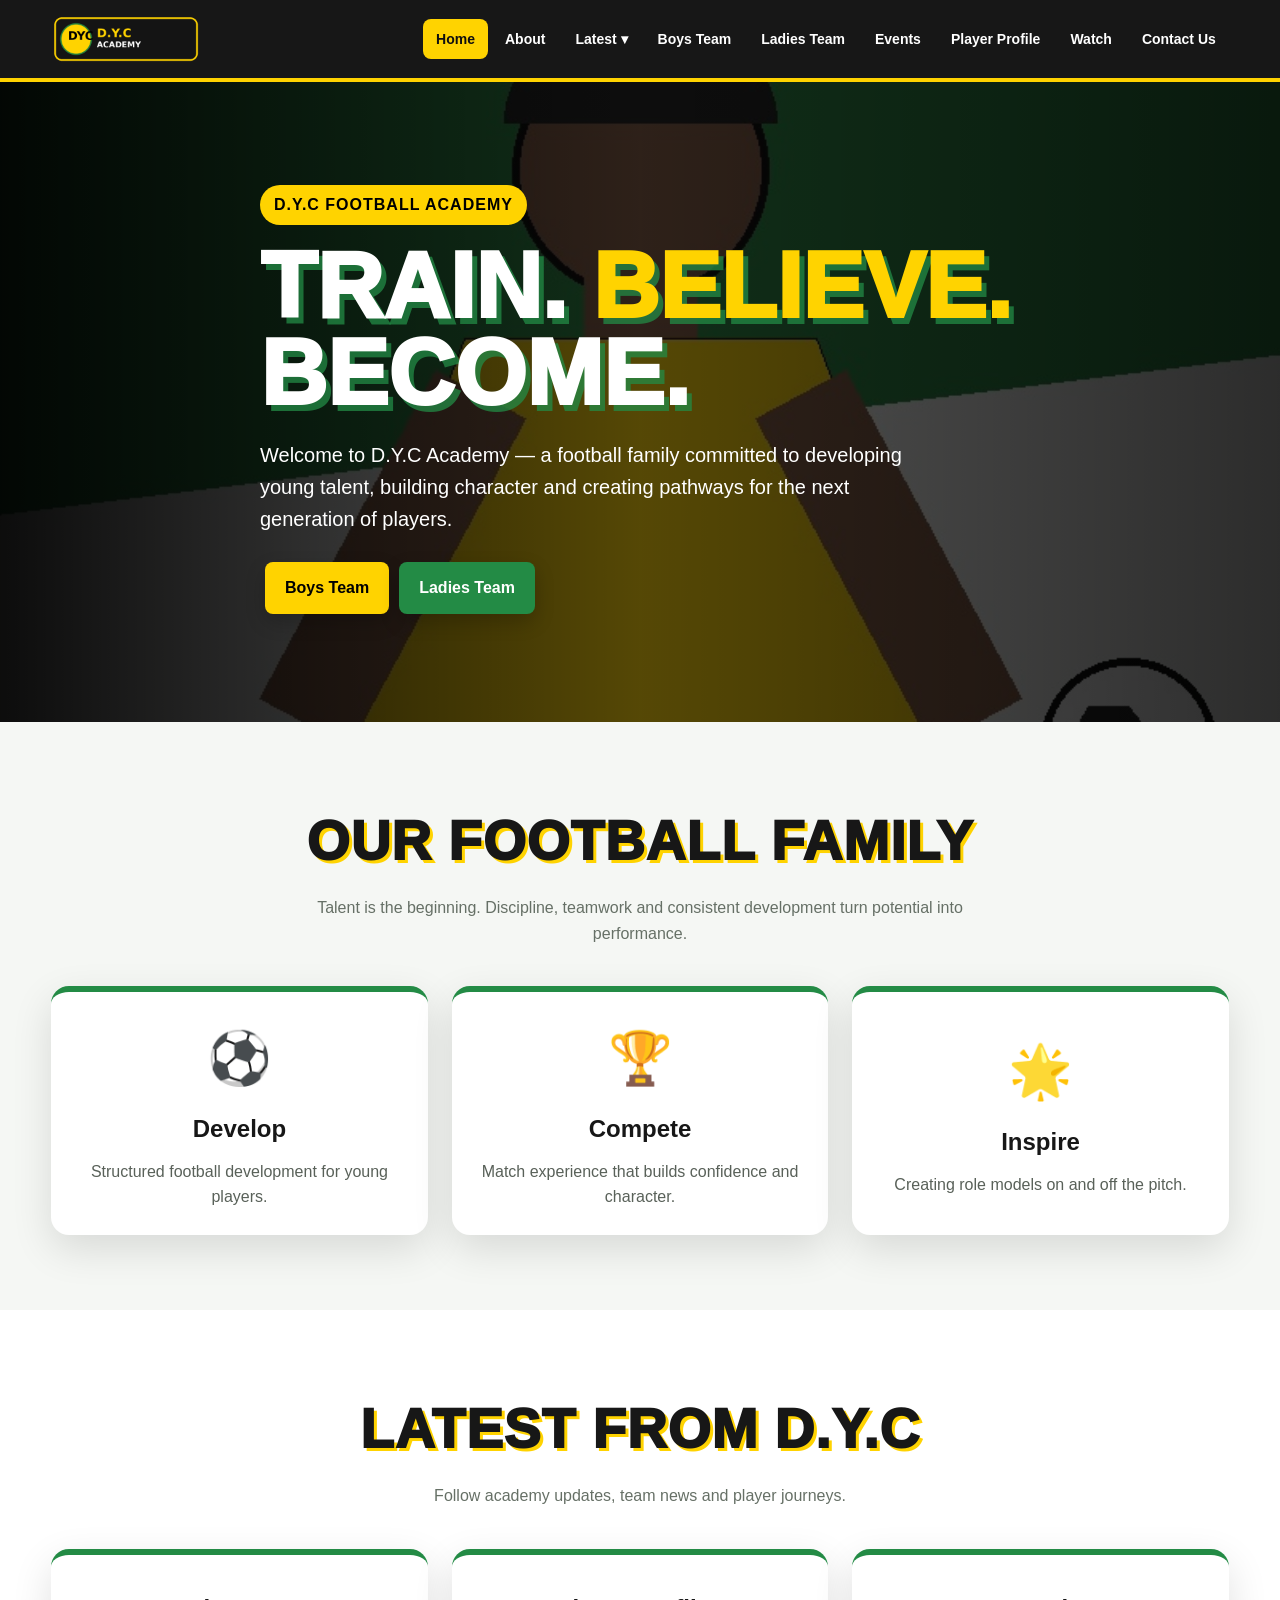
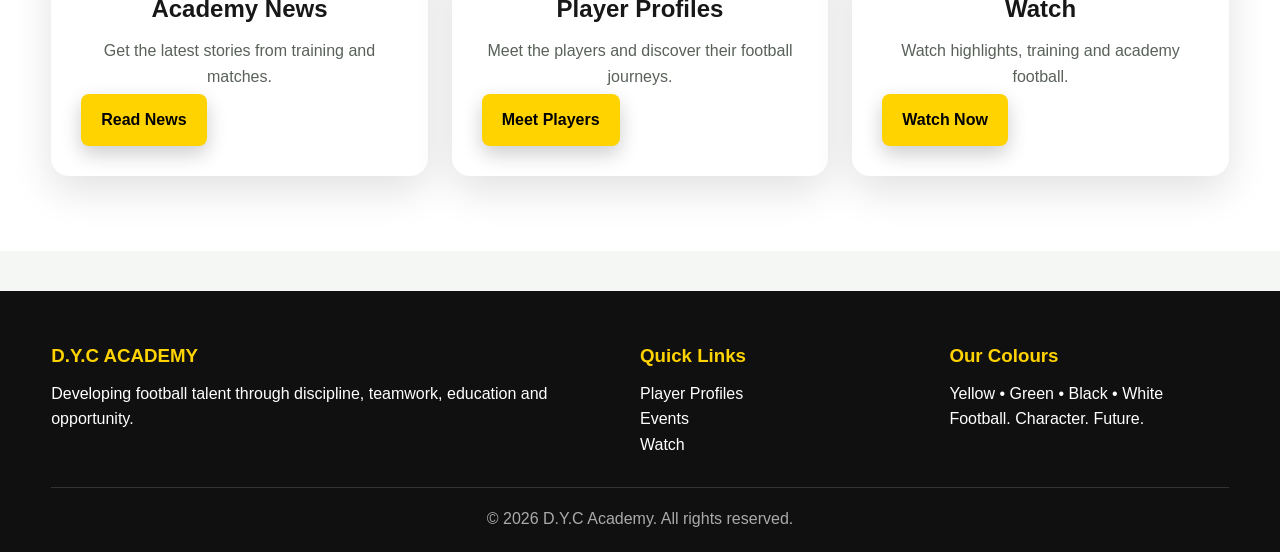
<file: index.html>
<!DOCTYPE html><html lang="en"><head><meta charset="UTF-8">
<meta name="viewport" content="width=device-width, initial-scale=1.0"><meta name="description" content="D.Y.C Academy football team website">
<title>Home | D.Y.C Academy</title><link rel="stylesheet" href="style.css"></head><body>
<header><div class="container navbar">
      <a class="brand" href="index.html"><img src="assets/dyc-logo.png" alt="D.Y.C Academy Logo"></a>
      <button class="nav-toggle" aria-label="Open menu">☰</button>
      <nav><ul><li><a class="active" href="index.html">Home</a></li><li><a class="" href="about.html">About</a></li><li class="dropdown"><a href="#" class="">Latest ▾</a>
      <div class="dropdown-menu"><a href="news.html">News</a><a href="transfer.html">Transfer</a></div></li><li><a class="" href="boys.html">Boys Team</a></li><li><a class="" href="ladies.html">Ladies Team</a></li><li><a class="" href="events.html">Events</a></li><li><a class="" href="players.html">Player Profile</a></li><li><a class="" href="watch.html">Watch</a></li><li><a href="contact.html">Contact Us</a></li></ul></nav>
    </div></header><section class="hero">
<video autoplay muted loop playsinline poster="assets/players/player04.jpg"><source src="assets/football-training.mp4" type="video/mp4"></video>
<div class="container hero-content"><span class="kicker">D.Y.C FOOTBALL ACADEMY</span>
<h1>Train. <span>Believe.</span><br>Become.</h1>
<p>Welcome to D.Y.C Academy — a football family committed to developing young talent, building character and creating pathways for the next generation of players.</p>
<a class="btn" href="boys.html">Boys Team</a><a class="btn alt" href="ladies.html">Ladies Team</a></div></section>
<section class="section"><div class="container"><div class="section-title"><h2>Our Football Family</h2><p>Talent is the beginning. Discipline, teamwork and consistent development turn potential into performance.</p></div>
<div class="grid"><div class="card icon-card"><div class="big-icon">⚽</div><h3>Develop</h3><p>Structured football development for young players.</p></div>
<div class="card icon-card"><div class="big-icon">🏆</div><h3>Compete</h3><p>Match experience that builds confidence and character.</p></div>
<div class="card icon-card"><div class="big-icon">🌟</div><h3>Inspire</h3><p>Creating role models on and off the pitch.</p></div></div></div></section>
<section class="section" style="background:#fff"><div class="container"><div class="section-title"><h2>Latest From D.Y.C</h2><p>Follow academy updates, team news and player journeys.</p></div>
<div class="grid"><div class="card"><h3>Academy News</h3><p>Get the latest stories from training and matches.</p><a class="btn" href="news.html">Read News</a></div>
<div class="card"><h3>Player Profiles</h3><p>Meet the players and discover their football journeys.</p><a class="btn" href="players.html">Meet Players</a></div>
<div class="card"><h3>Watch</h3><p>Watch highlights, training and academy football.</p><a class="btn" href="watch.html">Watch Now</a></div></div></div></section><footer><div class="container footer-grid">
      <div><h3>D.Y.C ACADEMY</h3><p>Developing football talent through discipline, teamwork, education and opportunity.</p></div>
      <div><h3>Quick Links</h3><p><a href="players.html">Player Profiles</a></p><p><a href="events.html">Events</a></p><p><a href="watch.html">Watch</a></p></div>
      <div><h3>Our Colours</h3><p>Yellow • Green • Black • White</p><p>Football. Character. Future.</p></div>
    </div><div class="container copyright">© 2026 D.Y.C Academy. All rights reserved.</div></footer><script src="script.js"></script></body></html>
</file>
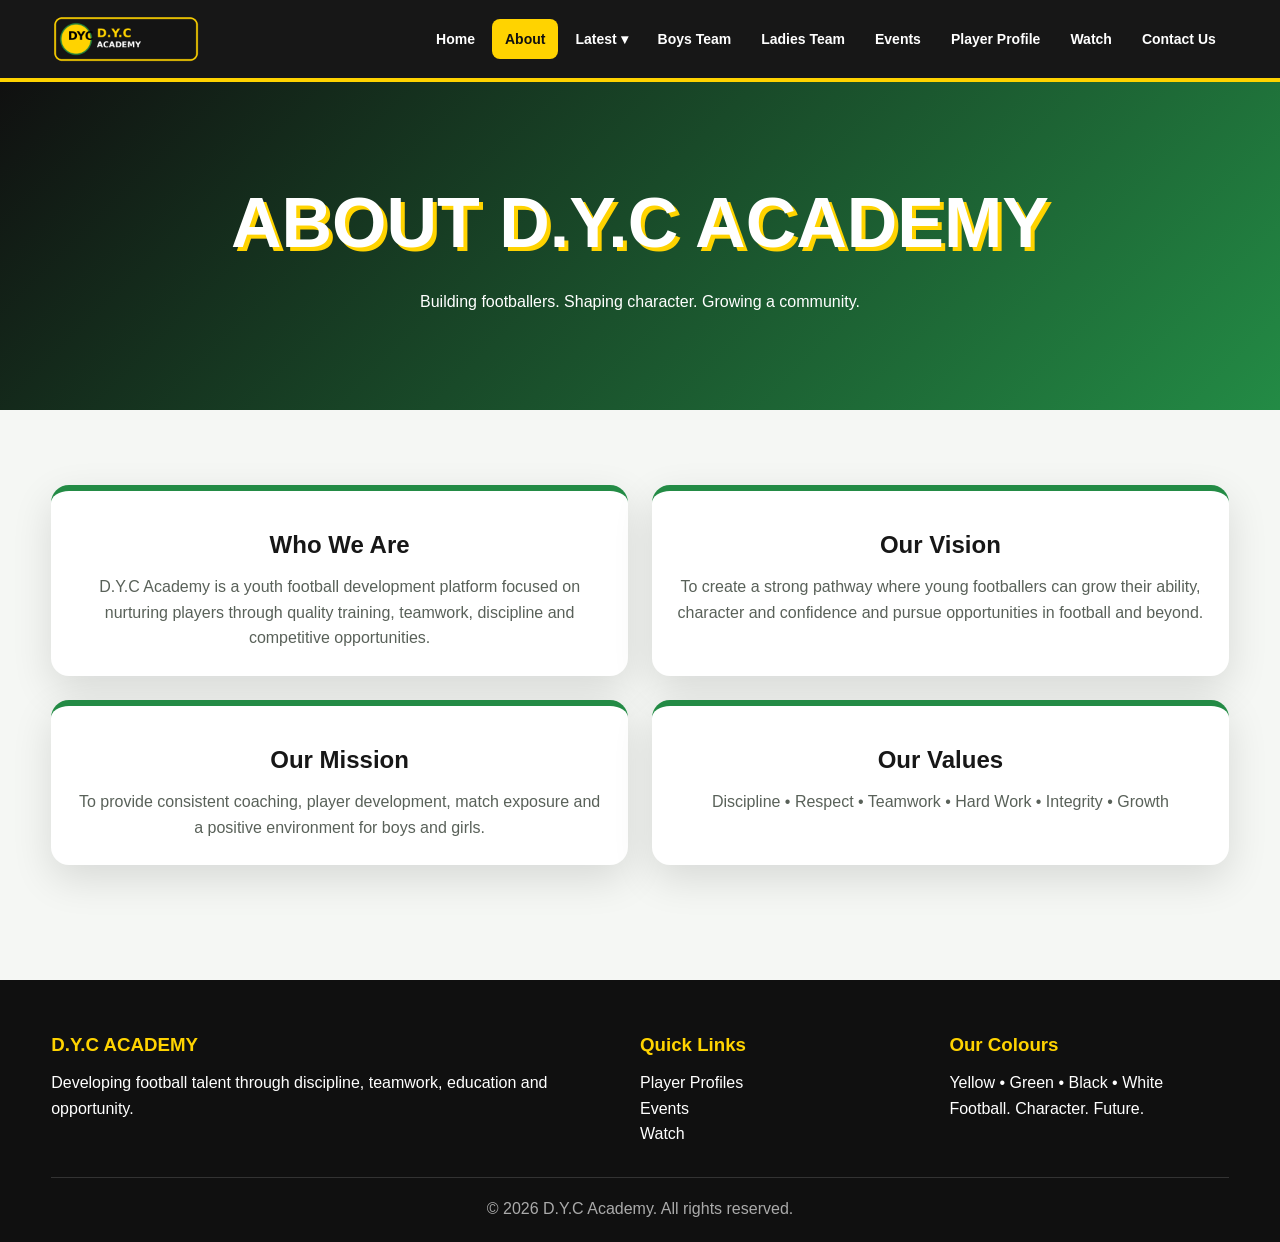
<file: about.html>
<!DOCTYPE html><html lang="en"><head><meta charset="UTF-8">
<meta name="viewport" content="width=device-width, initial-scale=1.0"><meta name="description" content="D.Y.C Academy football team website">
<title>About | D.Y.C Academy</title><link rel="stylesheet" href="style.css"></head><body>
<header><div class="container navbar">
      <a class="brand" href="index.html"><img src="assets/dyc-logo.png" alt="D.Y.C Academy Logo"></a>
      <button class="nav-toggle" aria-label="Open menu">☰</button>
      <nav><ul><li><a class="" href="index.html">Home</a></li><li><a class="active" href="about.html">About</a></li><li class="dropdown"><a href="#" class="">Latest ▾</a>
      <div class="dropdown-menu"><a href="news.html">News</a><a href="transfer.html">Transfer</a></div></li><li><a class="" href="boys.html">Boys Team</a></li><li><a class="" href="ladies.html">Ladies Team</a></li><li><a class="" href="events.html">Events</a></li><li><a class="" href="players.html">Player Profile</a></li><li><a class="" href="watch.html">Watch</a></li><li><a href="contact.html">Contact Us</a></li></ul></nav>
    </div></header><section class="page-hero"><div class="container"><h1>About D.Y.C Academy</h1><p>Building footballers. Shaping character. Growing a community.</p></div></section>
<section class="section"><div class="container grid-2"><div class="card"><h3>Who We Are</h3><p>D.Y.C Academy is a youth football development platform focused on nurturing players through quality training, teamwork, discipline and competitive opportunities.</p></div>
<div class="card"><h3>Our Vision</h3><p>To create a strong pathway where young footballers can grow their ability, character and confidence and pursue opportunities in football and beyond.</p></div>
<div class="card"><h3>Our Mission</h3><p>To provide consistent coaching, player development, match exposure and a positive environment for boys and girls.</p></div>
<div class="card"><h3>Our Values</h3><p>Discipline • Respect • Teamwork • Hard Work • Integrity • Growth</p></div></div></section><footer><div class="container footer-grid">
      <div><h3>D.Y.C ACADEMY</h3><p>Developing football talent through discipline, teamwork, education and opportunity.</p></div>
      <div><h3>Quick Links</h3><p><a href="players.html">Player Profiles</a></p><p><a href="events.html">Events</a></p><p><a href="watch.html">Watch</a></p></div>
      <div><h3>Our Colours</h3><p>Yellow • Green • Black • White</p><p>Football. Character. Future.</p></div>
    </div><div class="container copyright">© 2026 D.Y.C Academy. All rights reserved.</div></footer><script src="script.js"></script></body></html>
</file>
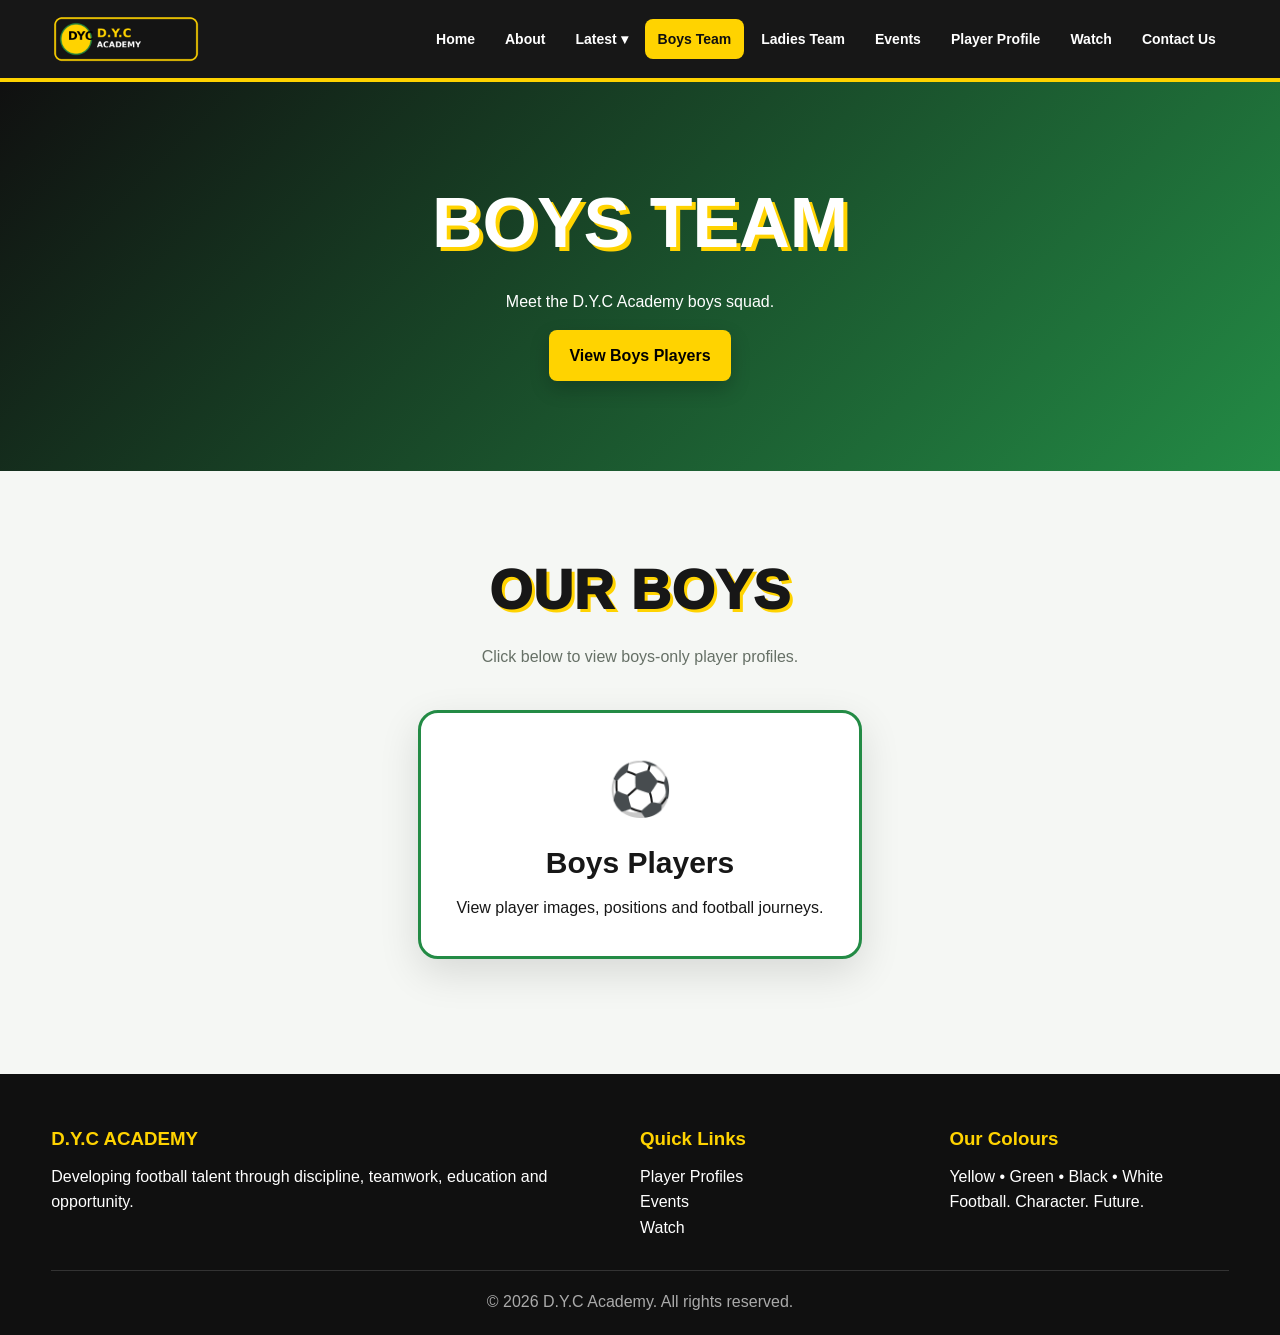
<file: boys.html>
<!DOCTYPE html><html lang="en"><head><meta charset="UTF-8">
<meta name="viewport" content="width=device-width, initial-scale=1.0"><meta name="description" content="D.Y.C Academy football team website">
<title>Boys Team | D.Y.C Academy</title><link rel="stylesheet" href="style.css"></head><body>
<header><div class="container navbar">
      <a class="brand" href="index.html"><img src="assets/dyc-logo.png" alt="D.Y.C Academy Logo"></a>
      <button class="nav-toggle" aria-label="Open menu">☰</button>
      <nav><ul><li><a class="" href="index.html">Home</a></li><li><a class="" href="about.html">About</a></li><li class="dropdown"><a href="#" class="">Latest ▾</a>
      <div class="dropdown-menu"><a href="news.html">News</a><a href="transfer.html">Transfer</a></div></li><li><a class="active" href="boys.html">Boys Team</a></li><li><a class="" href="ladies.html">Ladies Team</a></li><li><a class="" href="events.html">Events</a></li><li><a class="" href="players.html">Player Profile</a></li><li><a class="" href="watch.html">Watch</a></li><li><a href="contact.html">Contact Us</a></li></ul></nav>
    </div></header><section class="page-hero"><div class="container"><h1>Boys Team</h1><p>Meet the D.Y.C Academy boys squad.</p><a class="btn" href="players.html#boys">View Boys Players</a></div></section>
<section class="section"><div class="container"><div class="section-title"><h2>Our Boys</h2><p>Click below to view boys-only player profiles.</p></div><div class="team-buttons"><a class="team-box" href="players.html#boys"><div class="big-icon">⚽</div><h3>Boys Players</h3><p>View player images, positions and football journeys.</p></a></div></div></section><footer><div class="container footer-grid">
      <div><h3>D.Y.C ACADEMY</h3><p>Developing football talent through discipline, teamwork, education and opportunity.</p></div>
      <div><h3>Quick Links</h3><p><a href="players.html">Player Profiles</a></p><p><a href="events.html">Events</a></p><p><a href="watch.html">Watch</a></p></div>
      <div><h3>Our Colours</h3><p>Yellow • Green • Black • White</p><p>Football. Character. Future.</p></div>
    </div><div class="container copyright">© 2026 D.Y.C Academy. All rights reserved.</div></footer><script src="script.js"></script></body></html>
</file>
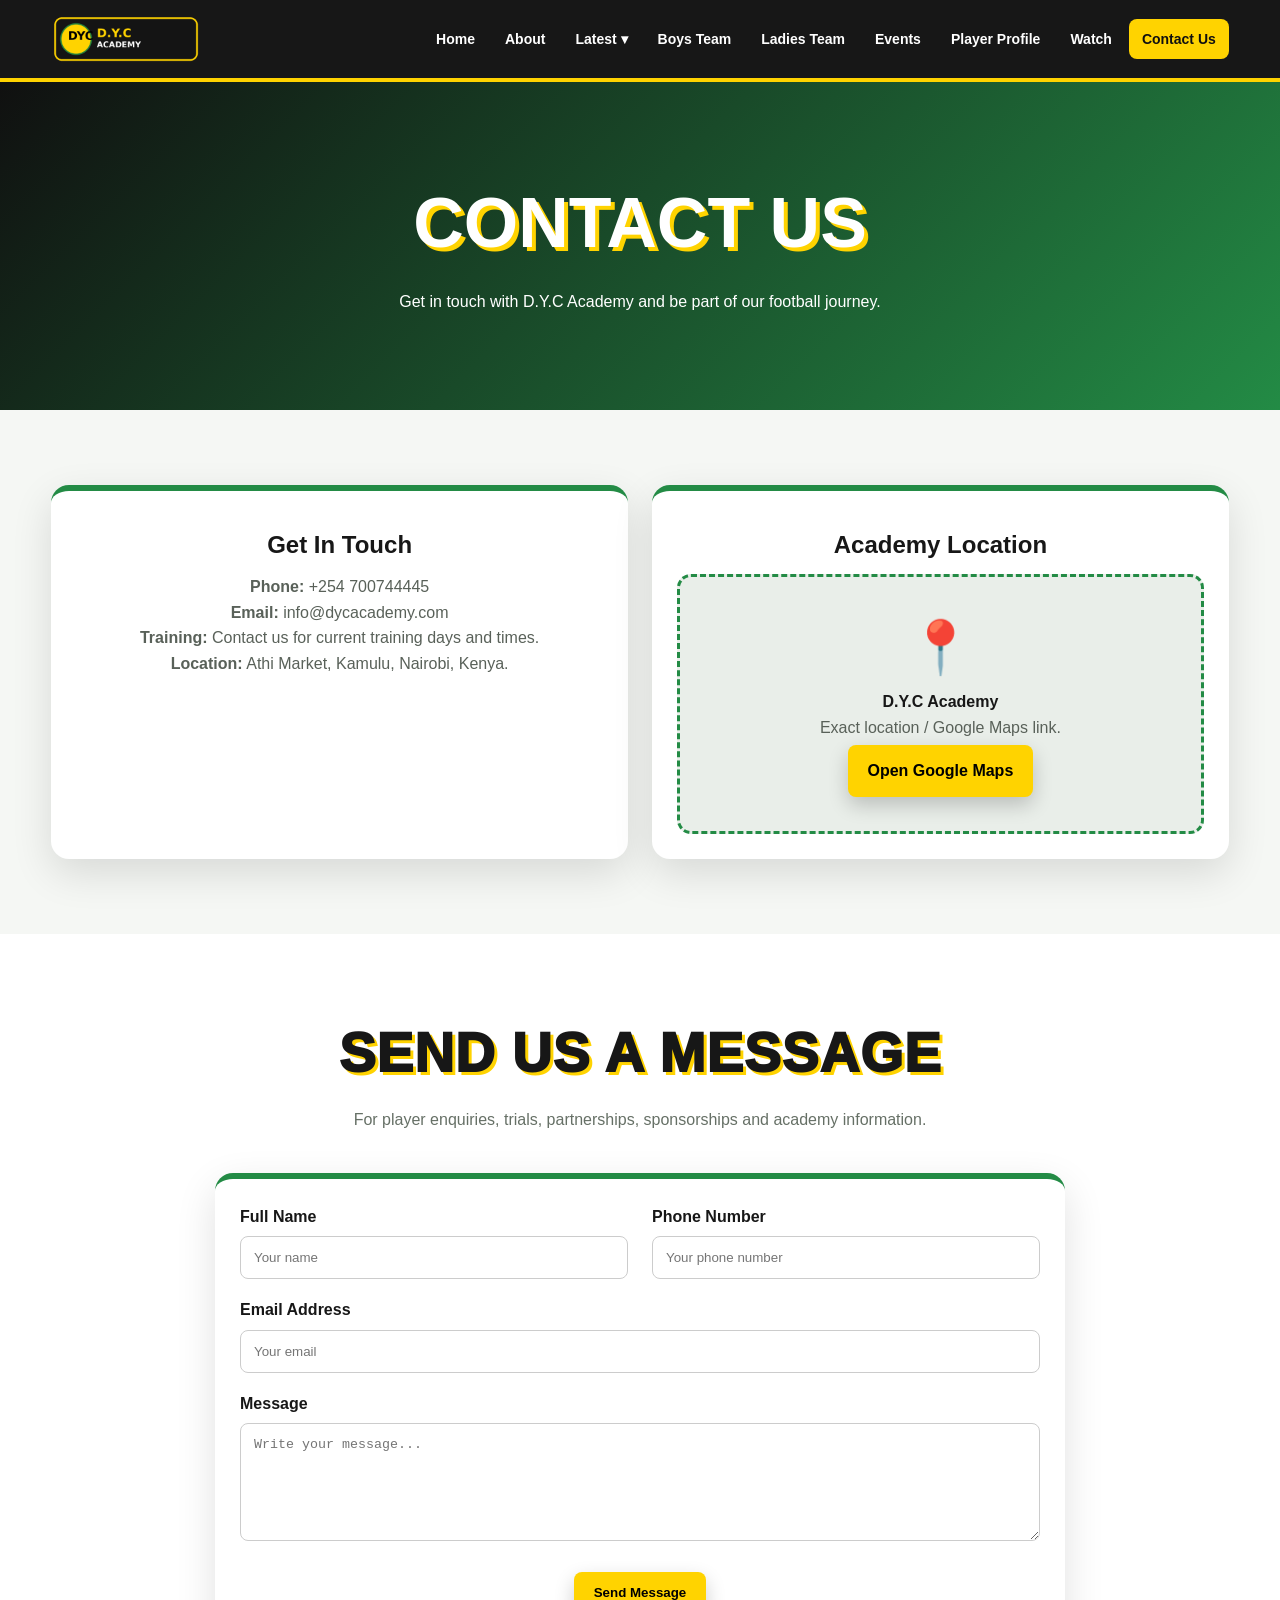
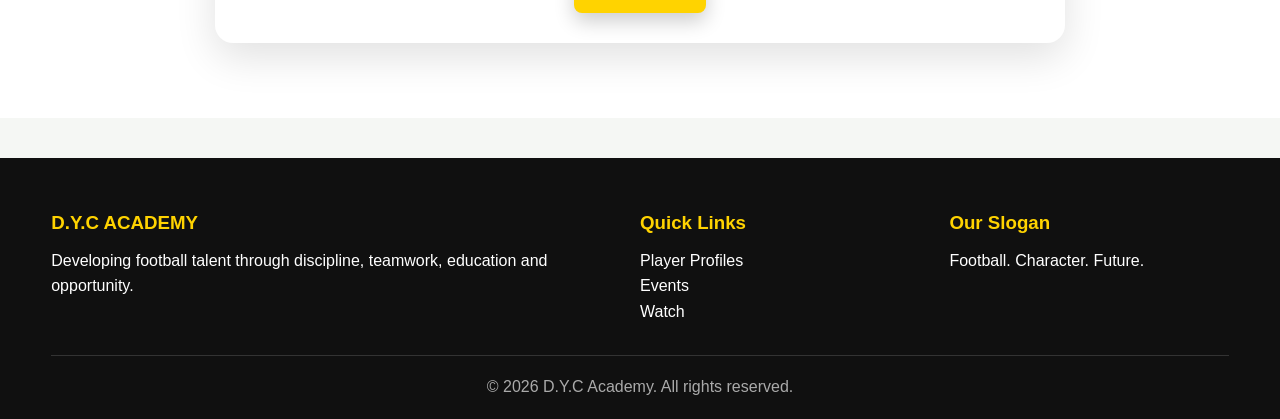
<file: contact.html>
<!DOCTYPE html><html lang="en"><head><meta charset="UTF-8">
<meta name="viewport" content="width=device-width, initial-scale=1.0">
<meta name="description" content="Contact D.Y.C Academy football team">
<title>Contact Us | D.Y.C Academy</title>
<link rel="stylesheet" href="style.css"></head><body>
<header><div class="container navbar">
<a class="brand" href="index.html"><img src="assets/dyc-logo.png" alt="D.Y.C Academy Logo"></a>
<button class="nav-toggle" aria-label="Open menu">☰</button>
<nav><ul>
<li><a href="index.html">Home</a></li>
<li><a href="about.html">About</a></li>
<li class="dropdown"><a href="#">Latest ▾</a><div class="dropdown-menu"><a href="news.html">News</a><a href="transfer.html">Transfer</a></div></li>
<li><a href="boys.html">Boys Team</a></li>
<li><a href="ladies.html">Ladies Team</a></li>
<li><a href="events.html">Events</a></li>
<li><a href="players.html">Player Profile</a></li>
<li><a href="watch.html">Watch</a></li>
<li><a class="active" href="contact.html">Contact Us</a></li>
</ul></nav></div></header>
<section class="page-hero">
<div class="container">
<h1>Contact Us</h1>
<p>Get in touch with D.Y.C Academy and be part of our football journey.</p>
</div>
</section>

<section class="section">
<div class="container grid-2">
<div class="card">
<h3>Get In Touch</h3>
<p><strong>Phone:</strong> +254 700744445</p>
<p><strong>Email:</strong> info@dycacademy.com</p>
<p><strong>Training:</strong> Contact us for current training days and times.</p>
<p><strong>Location:</strong> Athi Market, Kamulu, Nairobi, Kenya.</p>
</div>

<div class="card">
<h3>Academy Location</h3>
<div style="background:#e9eee9;border-radius:14px;min-height:260px;display:flex;align-items:center;justify-content:center;text-align:center;padding:25px;border:3px dashed var(--green)">
<div>
<div class="big-icon">📍</div>
<strong>D.Y.C Academy</strong>
<p>Exact location / Google Maps link.</p>
<a class="btn" href="https://yandex.com/maps/org/athi_primary_school/150389598173/?ll=37.049734%2C-1.256587&mode=
search&sctx=ZAAAAAgBEAAaKAoSCei%2FB69dhkJAEZFCWfj6GvS%2FEhIJj3IwmwDDzj8RdJgvL8A%2Bwj8iBgABAgMEBSgKOABA56UBSAFqBXdvcmxknQHNzMw9oAEAqAEAvQG%2Fd6MlwgEG3c%2Bsn7AEggI
TYXRoaSBwcmltYXJ5IHNjaG9vbIoCAJICAJoCDGRlc2t0b3AtbWFwcw%3D%3D&sll=37.049734%2C
-1.256587&sspn=0.160769%2C0.095354&text=athi%20primary%20school&z=13.58" target="_blank" rel="noopener">Open Google Maps</a>
</div>
</div>
</div>
</div>
</section>

<section class="section" style="background:#fff">
<div class="container">
<div class="section-title">
<h2>Send Us a Message</h2>
<p>For player enquiries, trials, partnerships, sponsorships and academy information.</p>
</div>
<div class="card" style="max-width:850px;margin:auto">
<form action="https://formsubmit.co/koninakuyan.75@gmail.com" method="POST">
<div class="grid-2">
<div><label><strong>Full Name</strong></label><input required type="text" placeholder="Your name" style="width:100%;padding:13px;margin-top:7px;border:1px solid #ccc;border-radius:8px"></div>
<div><label><strong>Phone Number</strong></label><input type="tel" placeholder="Your phone number" style="width:100%;padding:13px;margin-top:7px;border:1px solid #ccc;border-radius:8px"></div>
</div>
<div style="margin-top:18px"><label><strong>Email Address</strong></label><input required type="email" placeholder="Your email" style="width:100%;padding:13px;margin-top:7px;border:1px solid #ccc;border-radius:8px"></div>
<div style="margin-top:18px"><label><strong>Message</strong></label><textarea required rows="6" placeholder="Write your message..." style="width:100%;padding:13px;margin-top:7px;border:1px solid #ccc;border-radius:8px;resize:vertical"></textarea></div>
<div style="text-align:center;margin-top:18px"><button class="btn" type="submit" style="border:0;cursor:pointer">Send Message</button></div>
</form>
</div>
</div>
</section>
<footer><div class="container footer-grid">
<div><h3>D.Y.C ACADEMY</h3><p>Developing football talent through discipline, teamwork, education and opportunity.</p></div>
<div><h3>Quick Links</h3><p><a href="players.html">Player Profiles</a></p><p><a href="events.html">Events</a></p><p><a href="watch.html">Watch</a></p></div>
<div><h3>Our Slogan</h3><p>Football. Character. Future.</p></div>
</div><div class="container copyright">© 2026 D.Y.C Academy. All rights reserved.</div></footer>
<script src="script.js"></script></body></html>
</file>
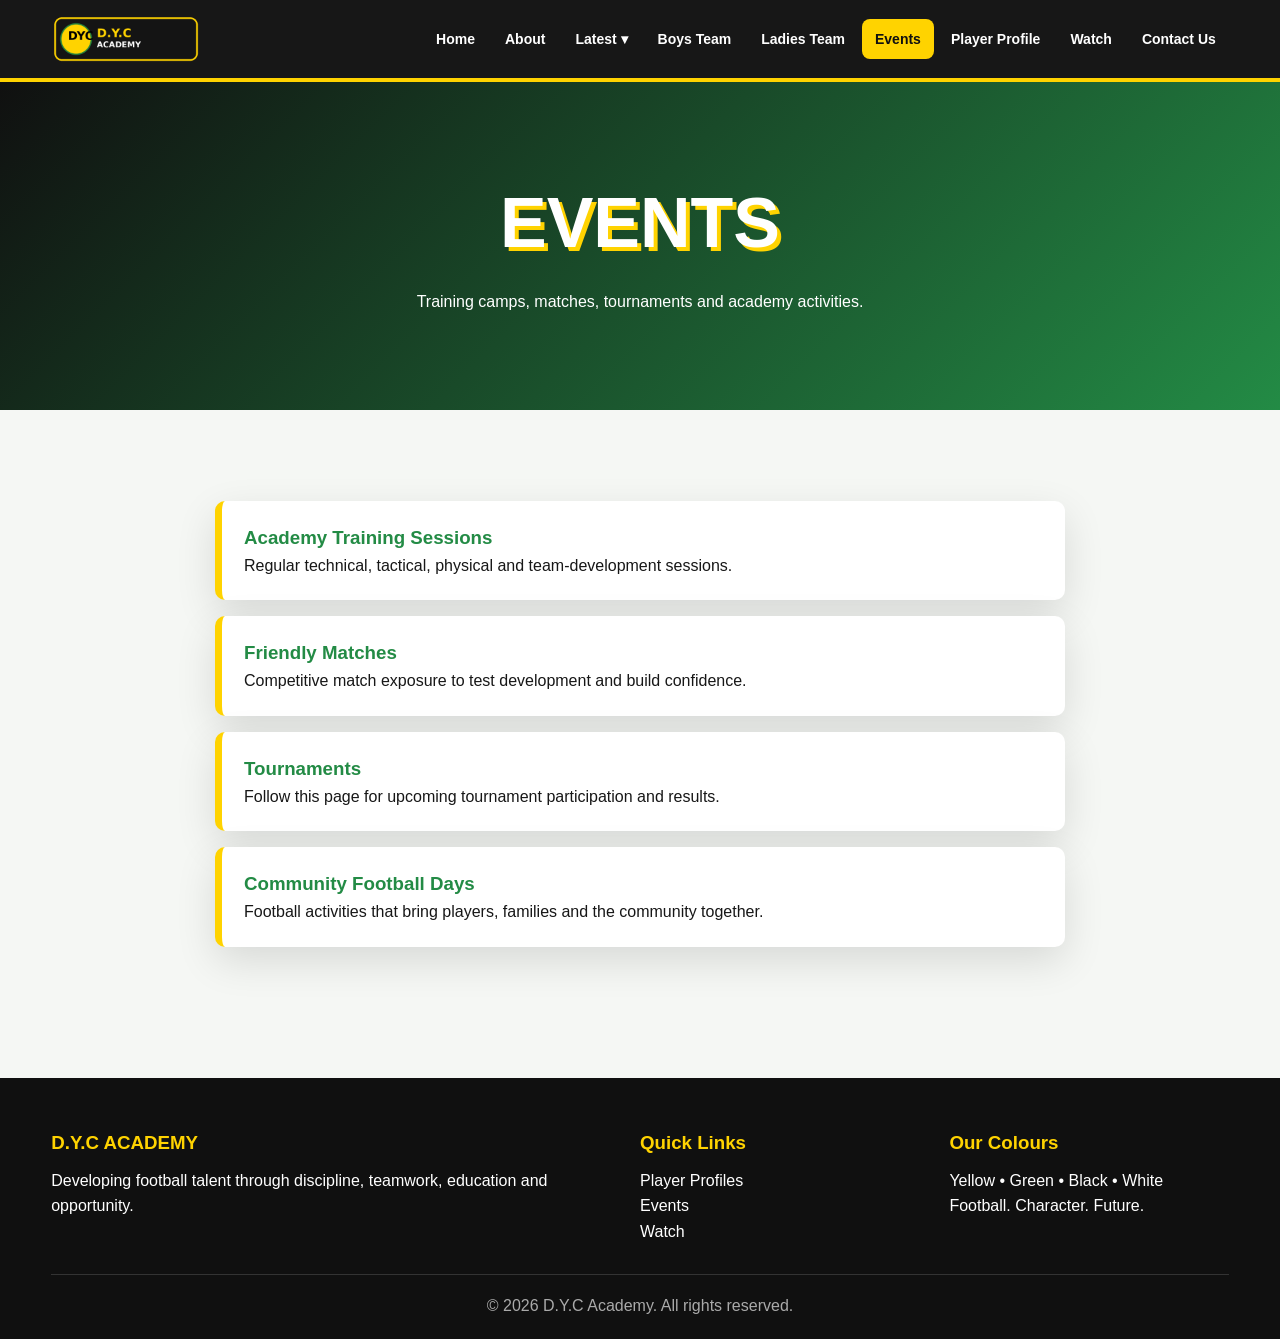
<file: events.html>
<!DOCTYPE html><html lang="en"><head><meta charset="UTF-8">
<meta name="viewport" content="width=device-width, initial-scale=1.0"><meta name="description" content="D.Y.C Academy football team website">
<title>Events | D.Y.C Academy</title><link rel="stylesheet" href="style.css"></head><body>
<header><div class="container navbar">
      <a class="brand" href="index.html"><img src="assets/dyc-logo.png" alt="D.Y.C Academy Logo"></a>
      <button class="nav-toggle" aria-label="Open menu">☰</button>
      <nav><ul><li><a class="" href="index.html">Home</a></li><li><a class="" href="about.html">About</a></li><li class="dropdown"><a href="#" class="">Latest ▾</a>
      <div class="dropdown-menu"><a href="news.html">News</a><a href="transfer.html">Transfer</a></div></li><li><a class="" href="boys.html">Boys Team</a></li><li><a class="" href="ladies.html">Ladies Team</a></li><li><a class="active" href="events.html">Events</a></li><li><a class="" href="players.html">Player Profile</a></li><li><a class="" href="watch.html">Watch</a></li><li><a href="contact.html">Contact Us</a></li></ul></nav>
    </div></header><section class="page-hero"><div class="container"><h1>Events</h1><p>Training camps, matches, tournaments and academy activities.</p></div></section>
<section class="section"><div class="container timeline"><div class="event"><h3>Academy Training Sessions</h3><p>Regular technical, tactical, physical and team-development sessions.</p></div><div class="event"><h3>Friendly Matches</h3><p>Competitive match exposure to test development and build confidence.</p></div><div class="event"><h3>Tournaments</h3><p>Follow this page for upcoming tournament participation and results.</p></div><div class="event"><h3>Community Football Days</h3><p>Football activities that bring players, families and the community together.</p></div></div></section><footer><div class="container footer-grid">
      <div><h3>D.Y.C ACADEMY</h3><p>Developing football talent through discipline, teamwork, education and opportunity.</p></div>
      <div><h3>Quick Links</h3><p><a href="players.html">Player Profiles</a></p><p><a href="events.html">Events</a></p><p><a href="watch.html">Watch</a></p></div>
      <div><h3>Our Colours</h3><p>Yellow • Green • Black • White</p><p>Football. Character. Future.</p></div>
    </div><div class="container copyright">© 2026 D.Y.C Academy. All rights reserved.</div></footer><script src="script.js"></script></body></html>
</file>
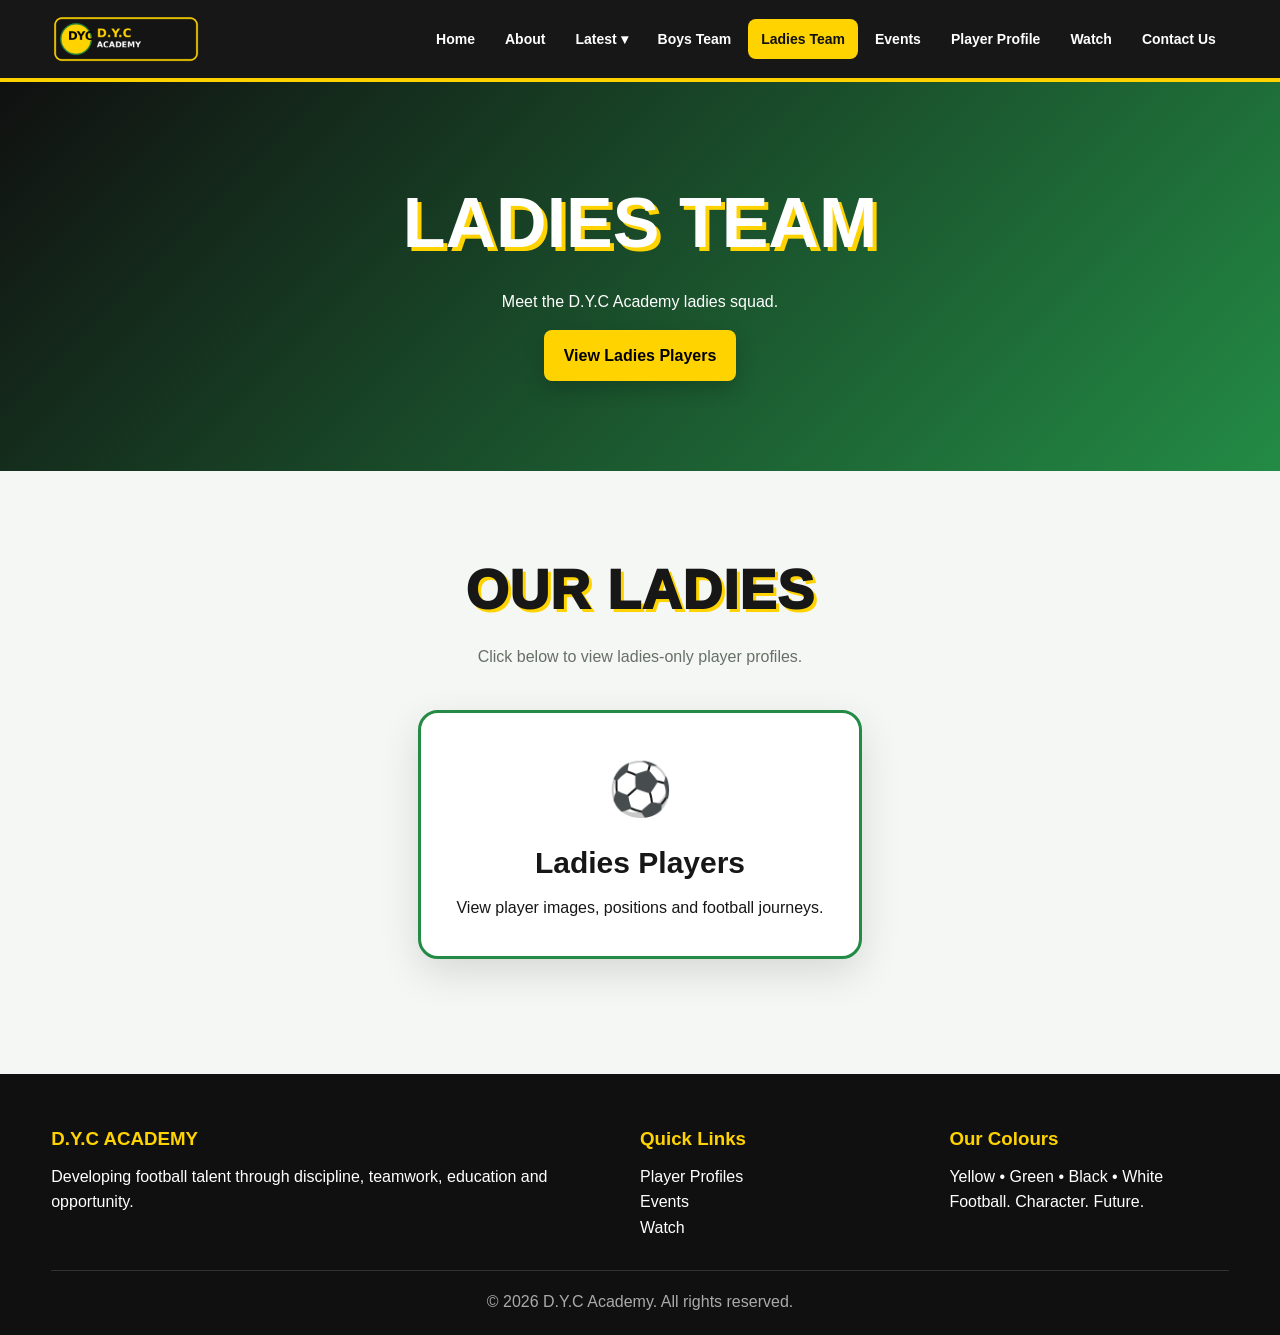
<file: ladies.html>
<!DOCTYPE html><html lang="en"><head><meta charset="UTF-8">
<meta name="viewport" content="width=device-width, initial-scale=1.0"><meta name="description" content="D.Y.C Academy football team website">
<title>Ladies Team | D.Y.C Academy</title><link rel="stylesheet" href="style.css"></head><body>
<header><div class="container navbar">
      <a class="brand" href="index.html"><img src="assets/dyc-logo.png" alt="D.Y.C Academy Logo"></a>
      <button class="nav-toggle" aria-label="Open menu">☰</button>
      <nav><ul><li><a class="" href="index.html">Home</a></li><li><a class="" href="about.html">About</a></li><li class="dropdown"><a href="#" class="">Latest ▾</a>
      <div class="dropdown-menu"><a href="news.html">News</a><a href="transfer.html">Transfer</a></div></li><li><a class="" href="boys.html">Boys Team</a></li><li><a class="active" href="ladies.html">Ladies Team</a></li><li><a class="" href="events.html">Events</a></li><li><a class="" href="players.html">Player Profile</a></li><li><a class="" href="watch.html">Watch</a></li><li><a href="contact.html">Contact Us</a></li></ul></nav>
    </div></header><section class="page-hero"><div class="container"><h1>Ladies Team</h1><p>Meet the D.Y.C Academy ladies squad.</p><a class="btn" href="players.html#ladies">View Ladies Players</a></div></section>
<section class="section"><div class="container"><div class="section-title"><h2>Our Ladies</h2><p>Click below to view ladies-only player profiles.</p></div><div class="team-buttons"><a class="team-box" href="players.html#ladies"><div class="big-icon">⚽</div><h3>Ladies Players</h3><p>View player images, positions and football journeys.</p></a></div></div></section><footer><div class="container footer-grid">
      <div><h3>D.Y.C ACADEMY</h3><p>Developing football talent through discipline, teamwork, education and opportunity.</p></div>
      <div><h3>Quick Links</h3><p><a href="players.html">Player Profiles</a></p><p><a href="events.html">Events</a></p><p><a href="watch.html">Watch</a></p></div>
      <div><h3>Our Colours</h3><p>Yellow • Green • Black • White</p><p>Football. Character. Future.</p></div>
    </div><div class="container copyright">© 2026 D.Y.C Academy. All rights reserved.</div></footer><script src="script.js"></script></body></html>
</file>
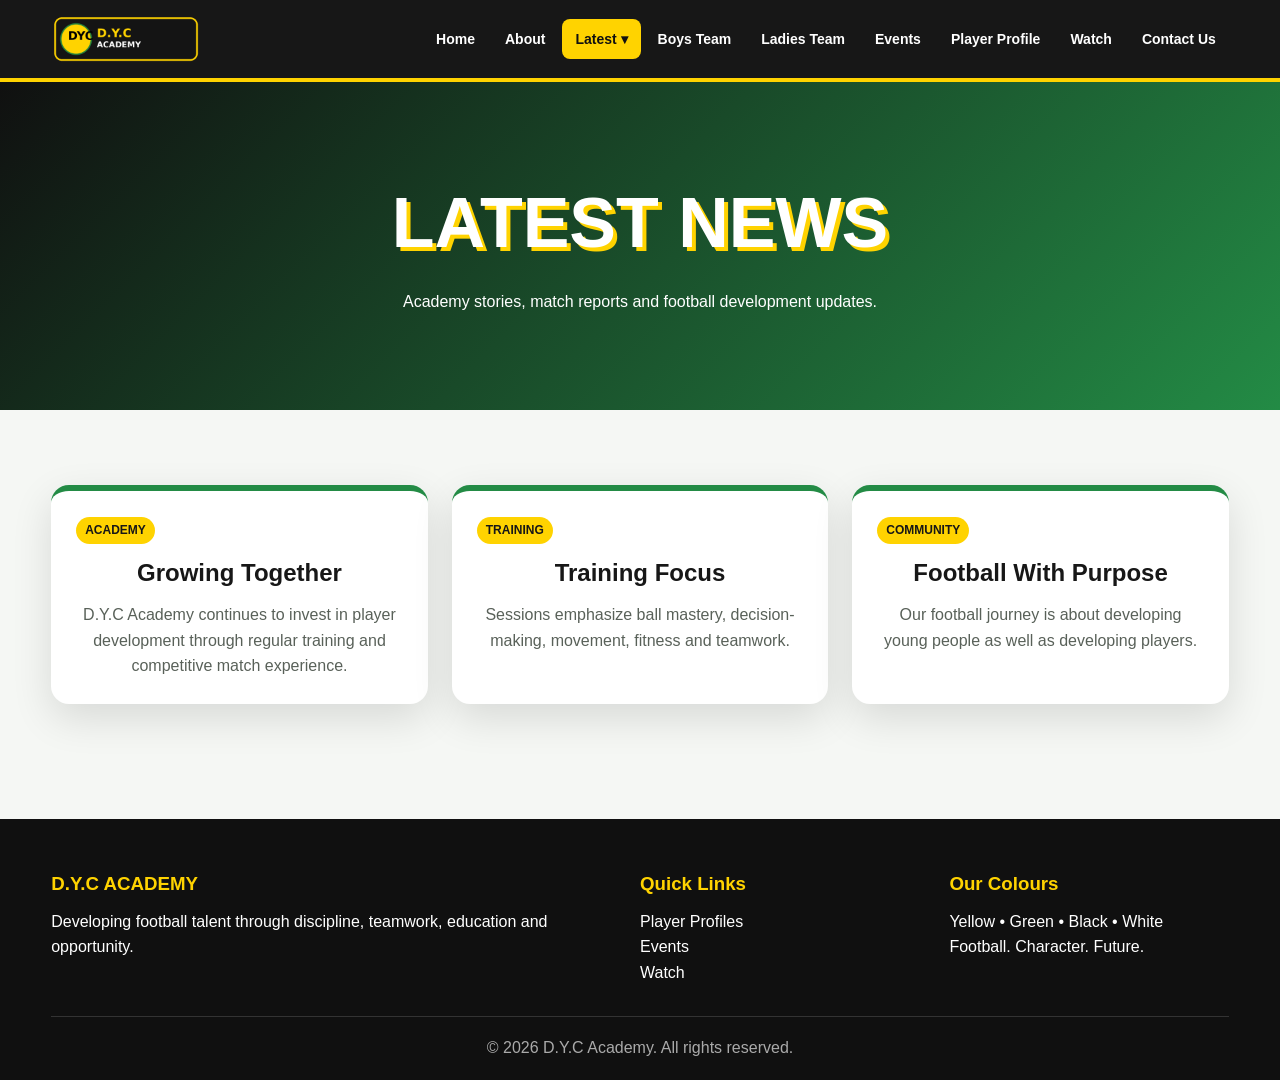
<file: news.html>
<!DOCTYPE html><html lang="en"><head><meta charset="UTF-8">
<meta name="viewport" content="width=device-width, initial-scale=1.0"><meta name="description" content="D.Y.C Academy football team website">
<title>News | D.Y.C Academy</title><link rel="stylesheet" href="style.css"></head><body>
<header><div class="container navbar">
      <a class="brand" href="index.html"><img src="assets/dyc-logo.png" alt="D.Y.C Academy Logo"></a>
      <button class="nav-toggle" aria-label="Open menu">☰</button>
      <nav><ul><li><a class="" href="index.html">Home</a></li><li><a class="" href="about.html">About</a></li><li class="dropdown"><a href="#" class="active">Latest ▾</a>
      <div class="dropdown-menu"><a href="news.html">News</a><a href="transfer.html">Transfer</a></div></li><li><a class="" href="boys.html">Boys Team</a></li><li><a class="" href="ladies.html">Ladies Team</a></li><li><a class="" href="events.html">Events</a></li><li><a class="" href="players.html">Player Profile</a></li><li><a class="" href="watch.html">Watch</a></li><li><a href="contact.html">Contact Us</a></li></ul></nav>
    </div></header><section class="page-hero"><div class="container"><h1>Latest News</h1><p>Academy stories, match reports and football development updates.</p></div></section>
<section class="section"><div class="container grid"><article class="card"><span class="badge">ACADEMY</span><h3>Growing Together</h3><p>D.Y.C Academy continues to invest in player development through regular training and competitive match experience.</p></article>
<article class="card"><span class="badge">TRAINING</span><h3>Training Focus</h3><p>Sessions emphasize ball mastery, decision-making, movement, fitness and teamwork.</p></article>
<article class="card"><span class="badge">COMMUNITY</span><h3>Football With Purpose</h3><p>Our football journey is about developing young people as well as developing players.</p></article></div></section><footer><div class="container footer-grid">
      <div><h3>D.Y.C ACADEMY</h3><p>Developing football talent through discipline, teamwork, education and opportunity.</p></div>
      <div><h3>Quick Links</h3><p><a href="players.html">Player Profiles</a></p><p><a href="events.html">Events</a></p><p><a href="watch.html">Watch</a></p></div>
      <div><h3>Our Colours</h3><p>Yellow • Green • Black • White</p><p>Football. Character. Future.</p></div>
    </div><div class="container copyright">© 2026 D.Y.C Academy. All rights reserved.</div></footer><script src="script.js"></script></body></html>
</file>
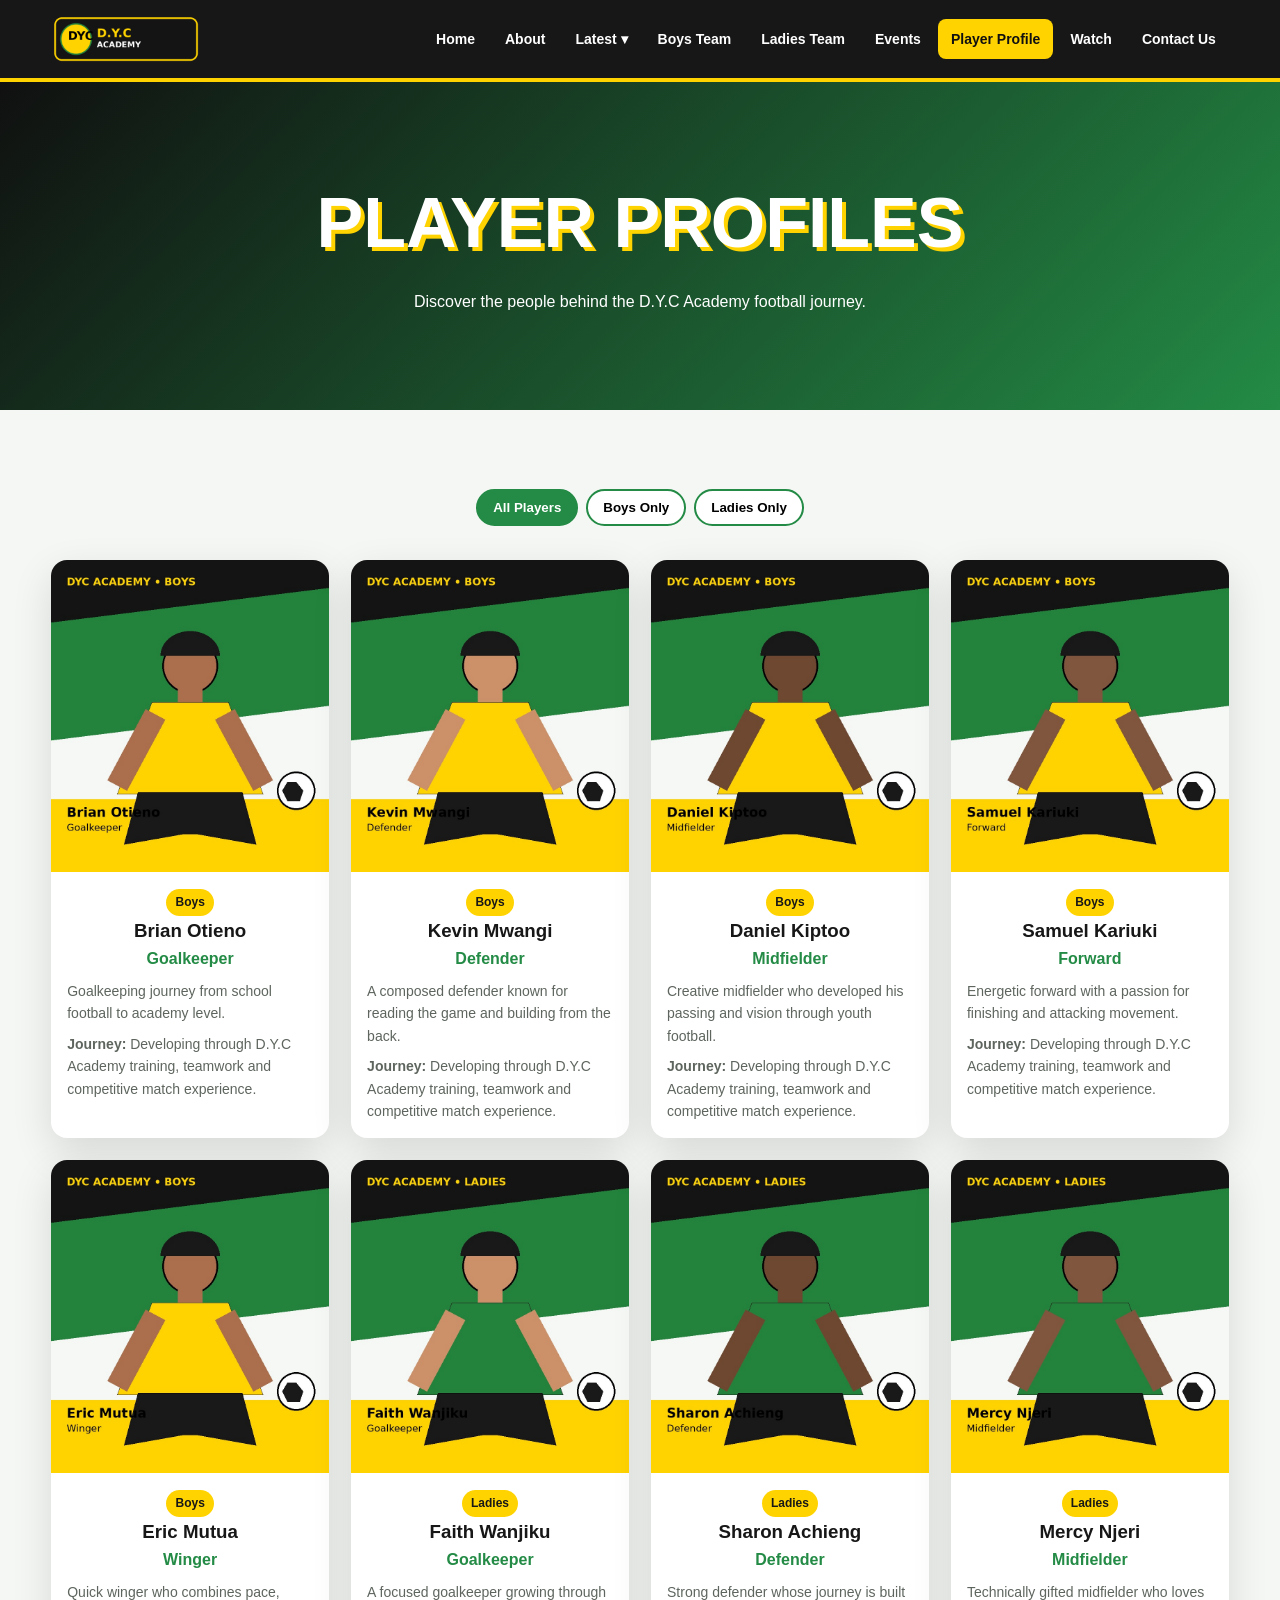
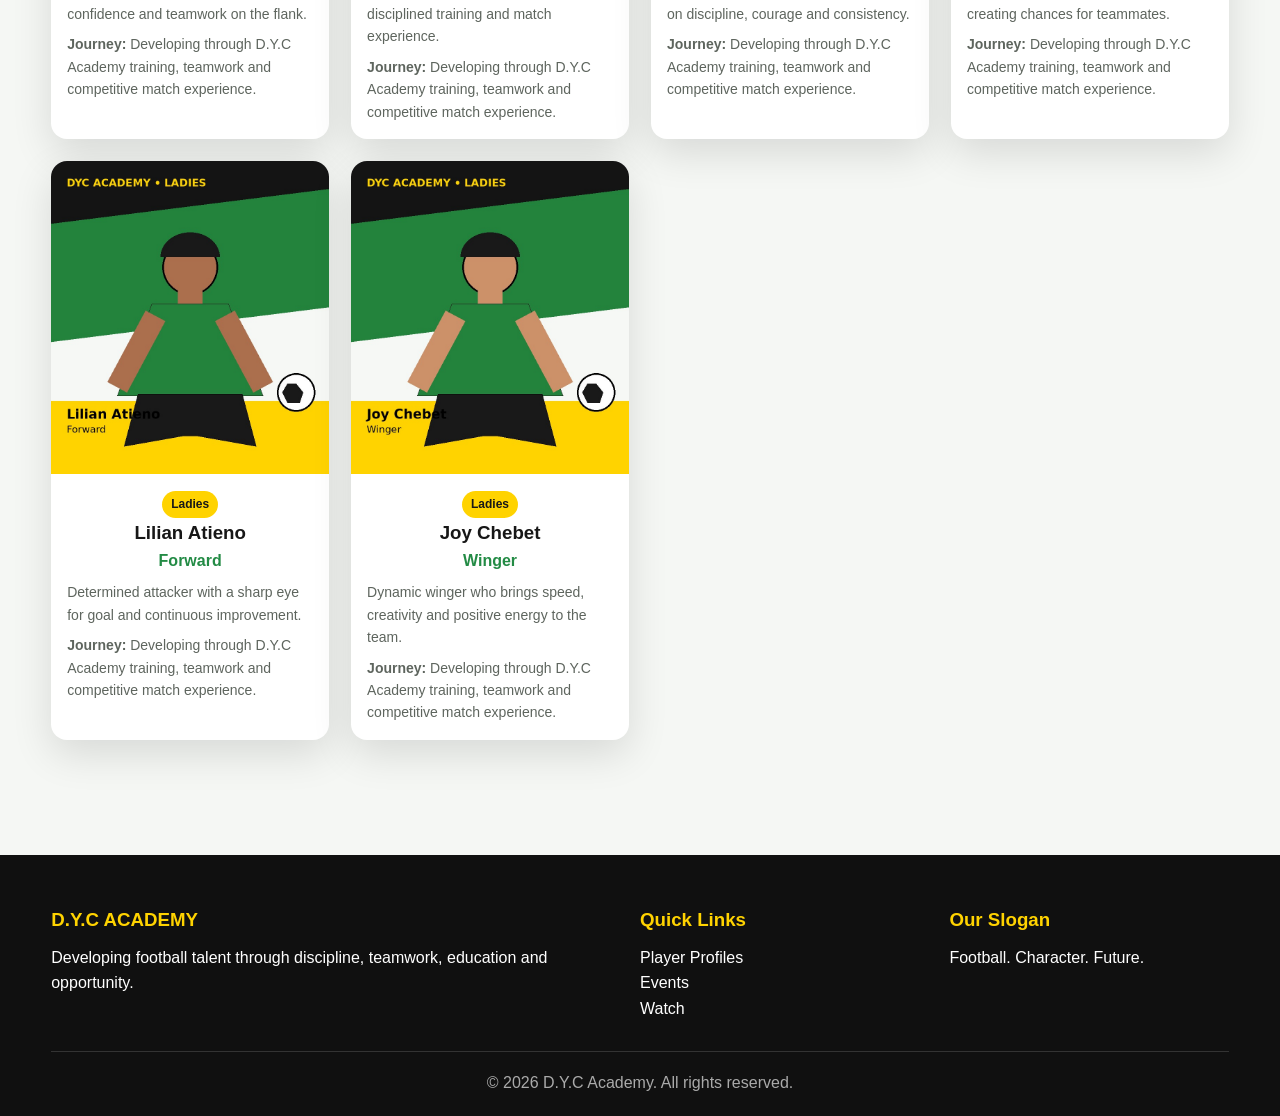
<file: players.html>
<!DOCTYPE html><html lang="en"><head><meta charset="UTF-8">
<meta name="viewport" content="width=device-width, initial-scale=1.0"><meta name="description" content="D.Y.C Academy football team website">
<title>Player Profiles | D.Y.C Academy</title><link rel="stylesheet" href="style.css"></head><body>
<header><div class="container navbar">
      <a class="brand" href="index.html"><img src="assets/dyc-logo.png" alt="D.Y.C Academy Logo"></a>
      <button class="nav-toggle" aria-label="Open menu">☰</button>
      <nav><ul><li><a class="" href="index.html">Home</a></li><li><a class="" href="about.html">About</a></li><li class="dropdown"><a href="#" class="">Latest ▾</a>
      <div class="dropdown-menu"><a href="news.html">News</a><a href="transfer.html">Transfer</a></div></li><li><a class="" href="boys.html">Boys Team</a></li><li><a class="" href="ladies.html">Ladies Team</a></li><li><a class="" href="events.html">Events</a></li><li><a class="active" href="players.html">Player Profile</a></li><li><a class="" href="watch.html">Watch</a></li><li><a href="contact.html">Contact Us</a></li></ul></nav>
    </div></header><section class="page-hero"><div class="container"><h1>Player Profiles</h1><p>Discover the people behind the D.Y.C Academy football journey.</p></div></section>
<section class="section"><div class="container"><div class="filters"><button class="filter-btn active" data-team="all">All Players</button><button class="filter-btn" data-team="boys">Boys Only</button><button class="filter-btn" data-team="ladies">Ladies Only</button></div>
      <div class="player-grid"><article class="player-card" data-team="boys">
      <img src="assets/players/player01.jpg" alt="Brian Otieno - D.Y.C Academy Boys player">
      <div class="info"><div style="text-align:center"><span class="badge">Boys</span></div>
      <h3>Brian Otieno</h3><div class="role">Goalkeeper</div><p>Goalkeeping journey from school football to academy level.</p>
      <p><strong>Journey:</strong> Developing through D.Y.C Academy training, teamwork and competitive match experience.</p></div></article><article class="player-card" data-team="boys">
      <img src="assets/players/player02.jpg" alt="Kevin Mwangi - D.Y.C Academy Boys player">
      <div class="info"><div style="text-align:center"><span class="badge">Boys</span></div>
      <h3>Kevin Mwangi</h3><div class="role">Defender</div><p>A composed defender known for reading the game and building from the back.</p>
      <p><strong>Journey:</strong> Developing through D.Y.C Academy training, teamwork and competitive match experience.</p></div></article><article class="player-card" data-team="boys">
      <img src="assets/players/player03.jpg" alt="Daniel Kiptoo - D.Y.C Academy Boys player">
      <div class="info"><div style="text-align:center"><span class="badge">Boys</span></div>
      <h3>Daniel Kiptoo</h3><div class="role">Midfielder</div><p>Creative midfielder who developed his passing and vision through youth football.</p>
      <p><strong>Journey:</strong> Developing through D.Y.C Academy training, teamwork and competitive match experience.</p></div></article><article class="player-card" data-team="boys">
      <img src="assets/players/player04.jpg" alt="Samuel Kariuki - D.Y.C Academy Boys player">
      <div class="info"><div style="text-align:center"><span class="badge">Boys</span></div>
      <h3>Samuel Kariuki</h3><div class="role">Forward</div><p>Energetic forward with a passion for finishing and attacking movement.</p>
      <p><strong>Journey:</strong> Developing through D.Y.C Academy training, teamwork and competitive match experience.</p></div></article><article class="player-card" data-team="boys">
      <img src="assets/players/player05.jpg" alt="Eric Mutua - D.Y.C Academy Boys player">
      <div class="info"><div style="text-align:center"><span class="badge">Boys</span></div>
      <h3>Eric Mutua</h3><div class="role">Winger</div><p>Quick winger who combines pace, confidence and teamwork on the flank.</p>
      <p><strong>Journey:</strong> Developing through D.Y.C Academy training, teamwork and competitive match experience.</p></div></article><article class="player-card" data-team="ladies">
      <img src="assets/players/player06.jpg" alt="Faith Wanjiku - D.Y.C Academy Ladies player">
      <div class="info"><div style="text-align:center"><span class="badge">Ladies</span></div>
      <h3>Faith Wanjiku</h3><div class="role">Goalkeeper</div><p>A focused goalkeeper growing through disciplined training and match experience.</p>
      <p><strong>Journey:</strong> Developing through D.Y.C Academy training, teamwork and competitive match experience.</p></div></article><article class="player-card" data-team="ladies">
      <img src="assets/players/player07.jpg" alt="Sharon Achieng - D.Y.C Academy Ladies player">
      <div class="info"><div style="text-align:center"><span class="badge">Ladies</span></div>
      <h3>Sharon Achieng</h3><div class="role">Defender</div><p>Strong defender whose journey is built on discipline, courage and consistency.</p>
      <p><strong>Journey:</strong> Developing through D.Y.C Academy training, teamwork and competitive match experience.</p></div></article><article class="player-card" data-team="ladies">
      <img src="assets/players/player08.jpg" alt="Mercy Njeri - D.Y.C Academy Ladies player">
      <div class="info"><div style="text-align:center"><span class="badge">Ladies</span></div>
      <h3>Mercy Njeri</h3><div class="role">Midfielder</div><p>Technically gifted midfielder who loves creating chances for teammates.</p>
      <p><strong>Journey:</strong> Developing through D.Y.C Academy training, teamwork and competitive match experience.</p></div></article><article class="player-card" data-team="ladies">
      <img src="assets/players/player09.jpg" alt="Lilian Atieno - D.Y.C Academy Ladies player">
      <div class="info"><div style="text-align:center"><span class="badge">Ladies</span></div>
      <h3>Lilian Atieno</h3><div class="role">Forward</div><p>Determined attacker with a sharp eye for goal and continuous improvement.</p>
      <p><strong>Journey:</strong> Developing through D.Y.C Academy training, teamwork and competitive match experience.</p></div></article><article class="player-card" data-team="ladies">
      <img src="assets/players/player10.jpg" alt="Joy Chebet - D.Y.C Academy Ladies player">
      <div class="info"><div style="text-align:center"><span class="badge">Ladies</span></div>
      <h3>Joy Chebet</h3><div class="role">Winger</div><p>Dynamic winger who brings speed, creativity and positive energy to the team.</p>
      <p><strong>Journey:</strong> Developing through D.Y.C Academy training, teamwork and competitive match experience.</p></div></article></div></div></section>
      <footer><div class="container footer-grid">
      <div><h3>D.Y.C ACADEMY</h3><p>Developing football talent through discipline, teamwork, education and opportunity.</p></div>
      <div><h3>Quick Links</h3><p><a href="players.html">Player Profiles</a></p><p><a href="events.html">Events</a></p><p><a href="watch.html">Watch</a></p></div>
      <div><h3>Our Slogan</h3><p>Football. Character. Future.</p></div>
    </div><div class="container copyright">© 2026 D.Y.C Academy. All rights reserved.</div></footer><script src="script.js"></script></body></html>
</file>
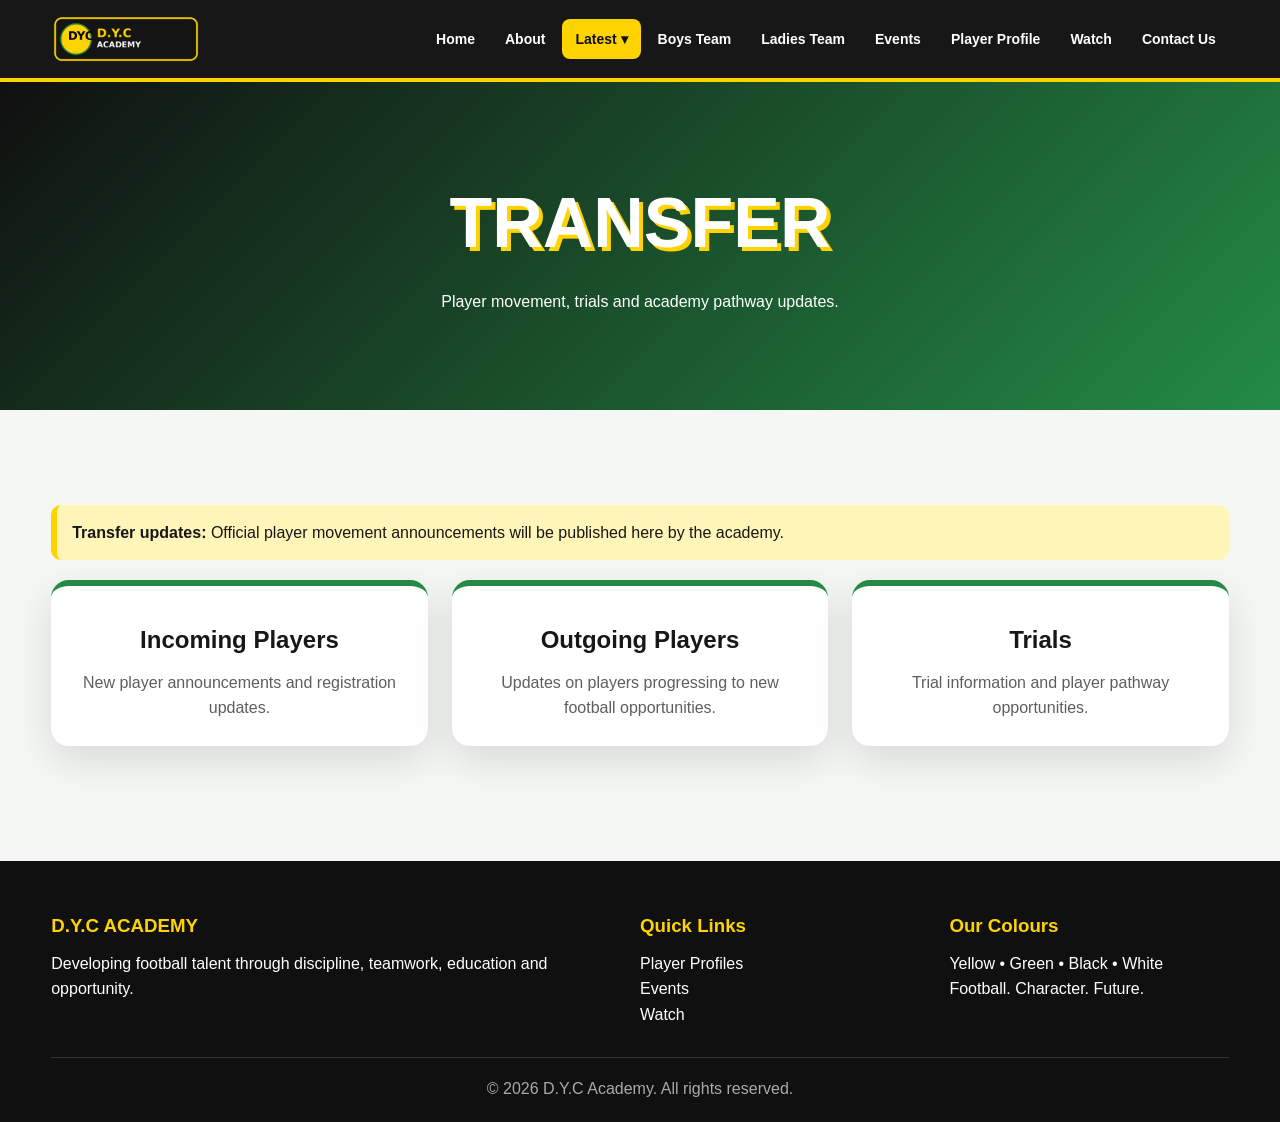
<file: transfer.html>
<!DOCTYPE html><html lang="en"><head><meta charset="UTF-8">
<meta name="viewport" content="width=device-width, initial-scale=1.0"><meta name="description" content="D.Y.C Academy football team website">
<title>Transfer | D.Y.C Academy</title><link rel="stylesheet" href="style.css"></head><body>
<header><div class="container navbar">
      <a class="brand" href="index.html"><img src="assets/dyc-logo.png" alt="D.Y.C Academy Logo"></a>
      <button class="nav-toggle" aria-label="Open menu">☰</button>
      <nav><ul><li><a class="" href="index.html">Home</a></li><li><a class="" href="about.html">About</a></li><li class="dropdown"><a href="#" class="active">Latest ▾</a>
      <div class="dropdown-menu"><a href="news.html">News</a><a href="transfer.html">Transfer</a></div></li><li><a class="" href="boys.html">Boys Team</a></li><li><a class="" href="ladies.html">Ladies Team</a></li><li><a class="" href="events.html">Events</a></li><li><a class="" href="players.html">Player Profile</a></li><li><a class="" href="watch.html">Watch</a></li><li><a href="contact.html">Contact Us</a></li></ul></nav>
    </div></header><section class="page-hero"><div class="container"><h1>Transfer</h1><p>Player movement, trials and academy pathway updates.</p></div></section>
<section class="section"><div class="container"><div class="notice"><strong>Transfer updates:</strong> Official player movement announcements will be published here by the academy.</div>
<div class="grid"><div class="card"><h3>Incoming Players</h3><p>New player announcements and registration updates.</p></div><div class="card"><h3>Outgoing Players</h3><p>Updates on players progressing to new football opportunities.</p></div><div class="card"><h3>Trials</h3><p>Trial information and player pathway opportunities.</p></div></div></div></section><footer><div class="container footer-grid">
      <div><h3>D.Y.C ACADEMY</h3><p>Developing football talent through discipline, teamwork, education and opportunity.</p></div>
      <div><h3>Quick Links</h3><p><a href="players.html">Player Profiles</a></p><p><a href="events.html">Events</a></p><p><a href="watch.html">Watch</a></p></div>
      <div><h3>Our Colours</h3><p>Yellow • Green • Black • White</p><p>Football. Character. Future.</p></div>
    </div><div class="container copyright">© 2026 D.Y.C Academy. All rights reserved.</div></footer><script src="script.js"></script></body></html>
</file>
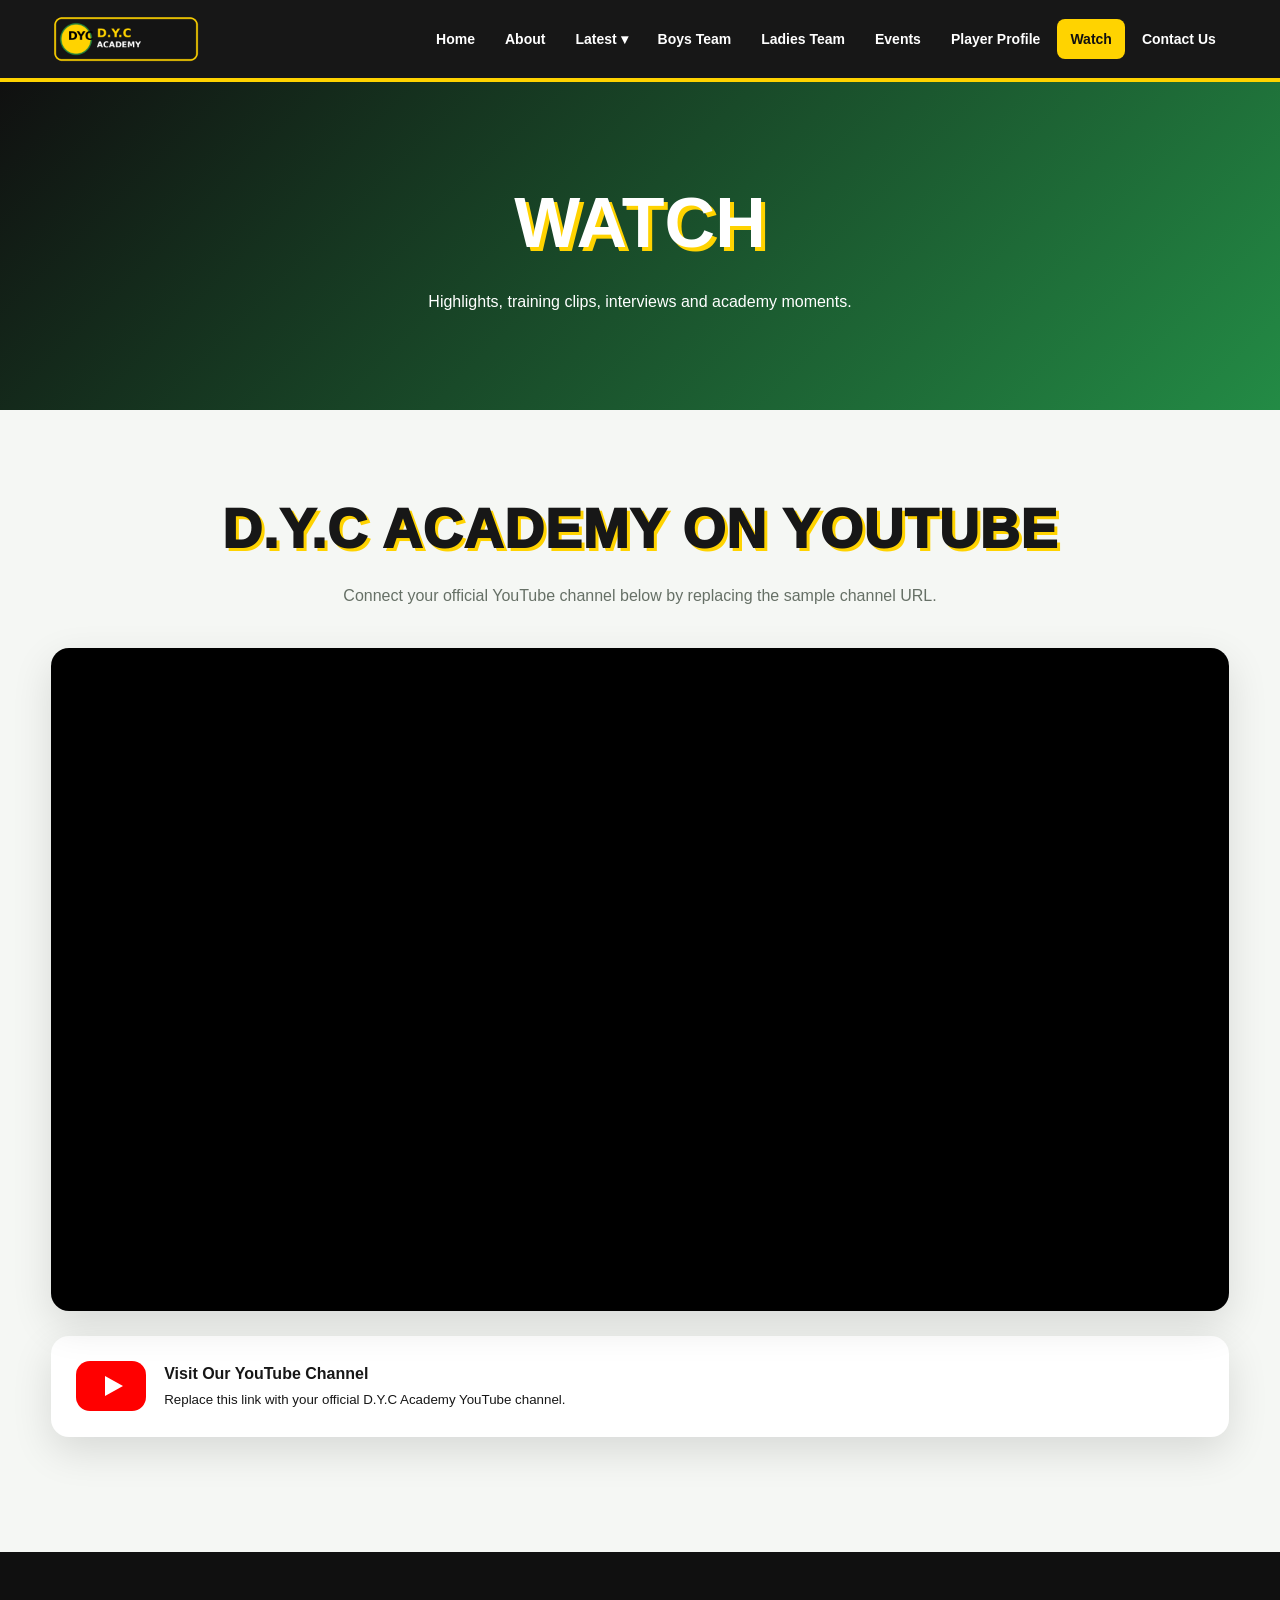
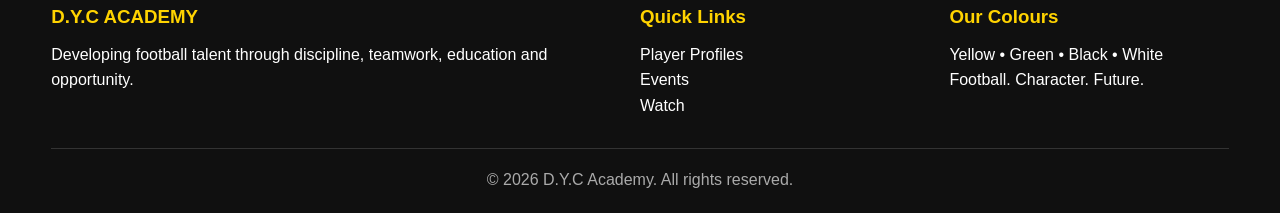
<file: watch.html>
<!DOCTYPE html><html lang="en"><head><meta charset="UTF-8">
<meta name="viewport" content="width=device-width, initial-scale=1.0"><meta name="description" content="D.Y.C Academy football team website">
<title>Watch | D.Y.C Academy</title><link rel="stylesheet" href="style.css"></head><body>
<header><div class="container navbar">
      <a class="brand" href="index.html"><img src="assets/dyc-logo.png" alt="D.Y.C Academy Logo"></a>
      <button class="nav-toggle" aria-label="Open menu">☰</button>
      <nav><ul><li><a class="" href="index.html">Home</a></li><li><a class="" href="about.html">About</a></li><li class="dropdown"><a href="#" class="">Latest ▾</a>
      <div class="dropdown-menu"><a href="news.html">News</a><a href="transfer.html">Transfer</a></div></li><li><a class="" href="boys.html">Boys Team</a></li><li><a class="" href="ladies.html">Ladies Team</a></li><li><a class="" href="events.html">Events</a></li><li><a class="" href="players.html">Player Profile</a></li><li><a class="active" href="watch.html">Watch</a></li><li><a href="contact.html">Contact Us</a></li></ul></nav>
    </div></header><section class="page-hero"><div class="container"><h1>Watch</h1><p>Highlights, training clips, interviews and academy moments.</p></div></section>
<section class="section"><div class="container"><div class="section-title"><h2>D.Y.C Academy on YouTube</h2><p>Connect your official YouTube channel below by replacing the sample channel URL.</p></div>
<div class="video-wrap"><iframe src="https://www.youtube.com/embed/dQw4w9WgXcQ" title="D.Y.C Academy YouTube video" allowfullscreen></iframe></div>
<a class="youtube" href="https://www.youtube.com/" target="_blank" rel="noopener"><span class="youtube-icon"></span><span><strong>Visit Our YouTube Channel</strong><br><small>Replace this link with your official D.Y.C Academy YouTube channel.</small></span></a></div></section><footer><div class="container footer-grid">
      <div><h3>D.Y.C ACADEMY</h3><p>Developing football talent through discipline, teamwork, education and opportunity.</p></div>
      <div><h3>Quick Links</h3><p><a href="players.html">Player Profiles</a></p><p><a href="events.html">Events</a></p><p><a href="watch.html">Watch</a></p></div>
      <div><h3>Our Colours</h3><p>Yellow • Green • Black • White</p><p>Football. Character. Future.</p></div>
    </div><div class="container copyright">© 2026 D.Y.C Academy. All rights reserved.</div></footer><script src="script.js"></script></body></html>
</file>
<file: style.css>
:root{
  --yellow:#FFD300; --green:#238B45; --black:#101010; --white:#fff;
  --light:#f5f7f4; --muted:#667066; --shadow:0 14px 40px rgba(0,0,0,.12);
}
*{box-sizing:border-box;margin:0;padding:0}
html{scroll-behavior:smooth}
body{font-family:Arial,Helvetica,sans-serif;background:var(--light);color:#171717;line-height:1.6}
a{text-decoration:none;color:inherit}
img{max-width:100%;display:block}
.container{width:min(1180px,92%);margin:auto}
header{position:sticky;top:0;z-index:1000;background:rgba(16,16,16,.97);border-bottom:4px solid var(--yellow)}
.navbar{min-height:78px;display:flex;align-items:center;justify-content:space-between;gap:20px}
.brand{display:flex;align-items:center;gap:12px;color:#fff;font-weight:900}
.brand img{width:150px;height:auto}
.nav-toggle{display:none;background:var(--yellow);border:0;border-radius:8px;padding:10px 13px;font-size:22px}
nav ul{display:flex;list-style:none;gap:4px;align-items:center;flex-wrap:wrap}
nav a{color:#fff;padding:12px 13px;border-radius:8px;font-weight:700;font-size:14px}
nav a:hover,nav a.active{background:var(--yellow);color:var(--black)}
.dropdown{position:relative}
.dropdown-menu{display:none;position:absolute;top:100%;left:0;background:var(--black);min-width:150px;padding:7px;border-top:3px solid var(--yellow);border-radius:0 0 10px 10px}
.dropdown:hover .dropdown-menu{display:block}
.dropdown-menu a{display:block}
.hero{min-height:640px;position:relative;overflow:hidden;display:flex;align-items:center;background:#111}
.hero video{position:absolute;inset:0;width:100%;height:100%;object-fit:cover;opacity:.48}
.hero::after{content:"";position:absolute;inset:0;background:linear-gradient(90deg,rgba(0,0,0,.9),rgba(0,0,0,.35),rgba(0,0,0,.65))}
.hero-content{position:relative;z-index:2;color:#fff;padding:90px 0;max-width:760px}
.kicker{display:inline-block;background:var(--yellow);color:#000;padding:7px 14px;border-radius:30px;font-weight:900;letter-spacing:1px;margin-bottom:18px}
.hero h1{font-size:clamp(48px,8vw,92px);line-height:.95;text-transform:uppercase;text-shadow:5px 6px 0 rgba(35,139,69,.75);font-weight:1000}
.hero h1 span{color:var(--yellow)}
.hero p{font-size:20px;max-width:650px;margin:22px 0}
.btn{display:inline-block;padding:13px 20px;border-radius:8px;font-weight:900;margin:5px;background:var(--yellow);color:#000;box-shadow:0 8px 20px rgba(0,0,0,.2)}
.btn.alt{background:var(--green);color:#fff}
.section{padding:75px 0}
.section-title{text-align:center;margin-bottom:40px}
.section-title h2{font-size:clamp(32px,5vw,55px);text-transform:uppercase;font-weight:1000;letter-spacing:1px;text-shadow:3px 3px 0 var(--yellow)}
.section-title p{color:var(--muted);max-width:700px;margin:10px auto}
.grid{display:grid;grid-template-columns:repeat(3,1fr);gap:24px}
.grid-2{display:grid;grid-template-columns:repeat(2,1fr);gap:24px}
.card{background:#fff;border-radius:18px;padding:25px;box-shadow:var(--shadow);border-top:6px solid var(--green)}
.card h3{text-align:center;margin:10px 0;font-size:24px}
.card p{text-align:center;color:#596159}
.icon-card{min-height:200px;display:flex;flex-direction:column;justify-content:center;align-items:center}
.big-icon{font-size:52px}
.page-hero{padding:85px 0;background:linear-gradient(135deg,var(--black),var(--green));color:#fff;text-align:center}
.page-hero h1{font-size:clamp(40px,6vw,70px);text-transform:uppercase;text-shadow:4px 4px 0 var(--yellow)}
.page-hero p{max-width:720px;margin:10px auto}
.filters{text-align:center;margin-bottom:30px}
.filter-btn{border:2px solid var(--green);background:#fff;padding:9px 15px;border-radius:20px;font-weight:800;margin:4px;cursor:pointer}
.filter-btn.active,.filter-btn:hover{background:var(--green);color:#fff}
.player-grid{display:grid;grid-template-columns:repeat(4,1fr);gap:22px}
.player-card{background:#fff;border-radius:16px;overflow:hidden;box-shadow:var(--shadow);transition:.25s}
.player-card:hover{transform:translateY(-7px)}
.player-card .info{padding:16px}
.player-card h3{text-align:center}
.player-card .role{text-align:center;color:var(--green);font-weight:900}
.player-card p{font-size:14px;color:#5e655e;margin-top:8px}
.badge{display:inline-block;padding:4px 9px;border-radius:20px;background:var(--yellow);font-size:12px;font-weight:900}
.team-buttons{display:flex;justify-content:center;gap:20px;flex-wrap:wrap}
.team-box{min-width:280px;padding:35px;border-radius:20px;background:#fff;box-shadow:var(--shadow);text-align:center;border:3px solid var(--green)}
.team-box h3{font-size:30px;margin:8px}
.timeline{max-width:850px;margin:auto}
.event{background:#fff;padding:22px;margin:16px 0;border-left:7px solid var(--yellow);box-shadow:var(--shadow);border-radius:10px}
.event h3{color:var(--green)}
.video-wrap{position:relative;padding-top:56.25%;border-radius:18px;overflow:hidden;box-shadow:var(--shadow);background:#000}
.video-wrap iframe{position:absolute;inset:0;width:100%;height:100%;border:0}
.youtube{display:flex;align-items:center;gap:18px;background:#fff;padding:25px;border-radius:18px;box-shadow:var(--shadow);margin-top:25px}
.youtube-icon{width:70px;height:50px;border-radius:14px;background:#ff0000;position:relative}
.youtube-icon:after{content:"";position:absolute;left:29px;top:15px;border-left:18px solid #fff;border-top:10px solid transparent;border-bottom:10px solid transparent}
footer{background:var(--black);color:#fff;padding:50px 0 20px;margin-top:40px}
.footer-grid{display:grid;grid-template-columns:2fr 1fr 1fr;gap:30px}
footer h3{color:var(--yellow);margin-bottom:10px}
footer a{color:#fff}
.copyright{text-align:center;border-top:1px solid #333;margin-top:30px;padding-top:18px;color:#aaa}
.notice{padding:15px;border-radius:10px;background:#fff5b8;border-left:6px solid var(--yellow);margin:20px 0}
@media(max-width:1000px){.player-grid{grid-template-columns:repeat(3,1fr)}nav ul{gap:0}}
@media(max-width:760px){
 .nav-toggle{display:block}nav{display:none;width:100%}nav.open{display:block}nav ul{display:block}nav li{margin:3px 0}.navbar{flex-wrap:wrap;padding:10px 0}.brand img{width:125px}
 .dropdown-menu{position:static}.dropdown:hover .dropdown-menu{display:none}.dropdown.open .dropdown-menu{display:block}
 .grid,.grid-2,.footer-grid{grid-template-columns:1fr}.player-grid{grid-template-columns:repeat(2,1fr)}
 .hero{min-height:560px}.hero-content{padding:65px 0}.hero p{font-size:17px}
}
@media(max-width:450px){.player-grid{grid-template-columns:1fr}.section{padding:55px 0}.team-box{min-width:100%}}
</file>
